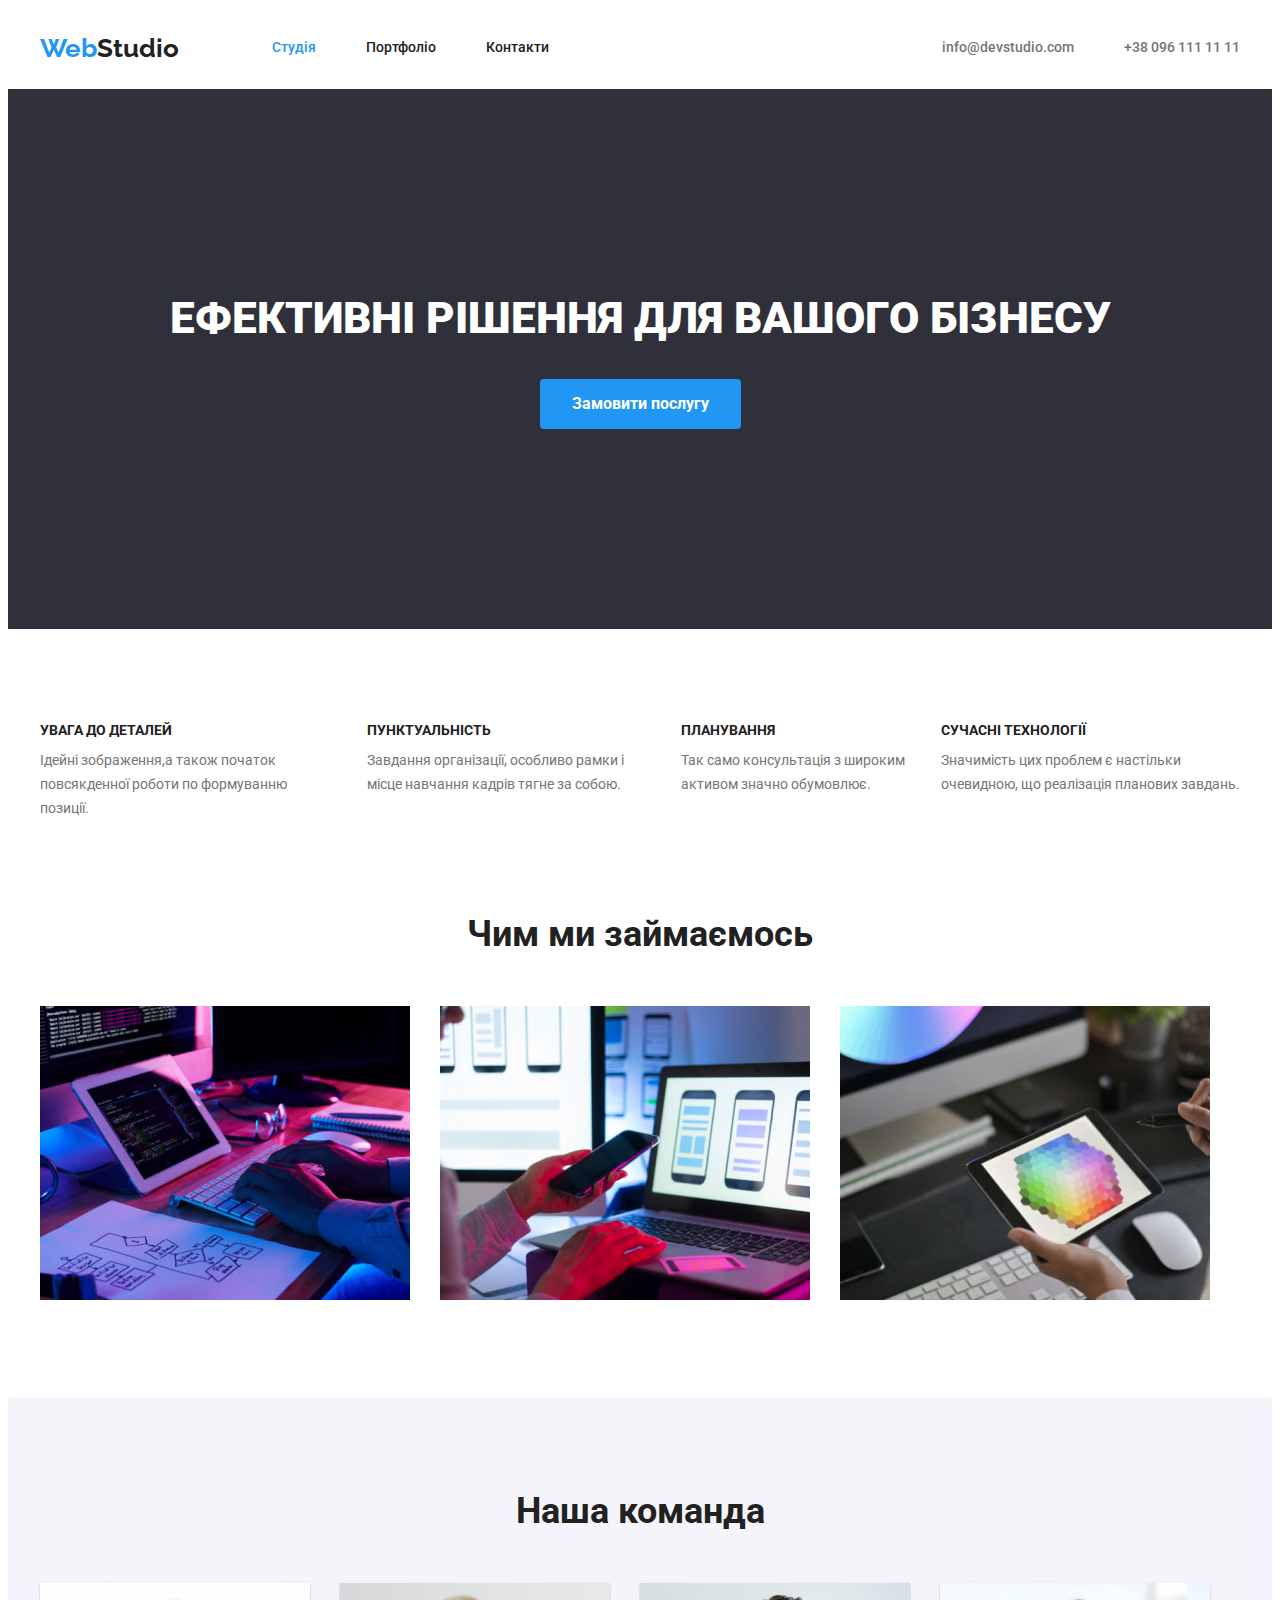
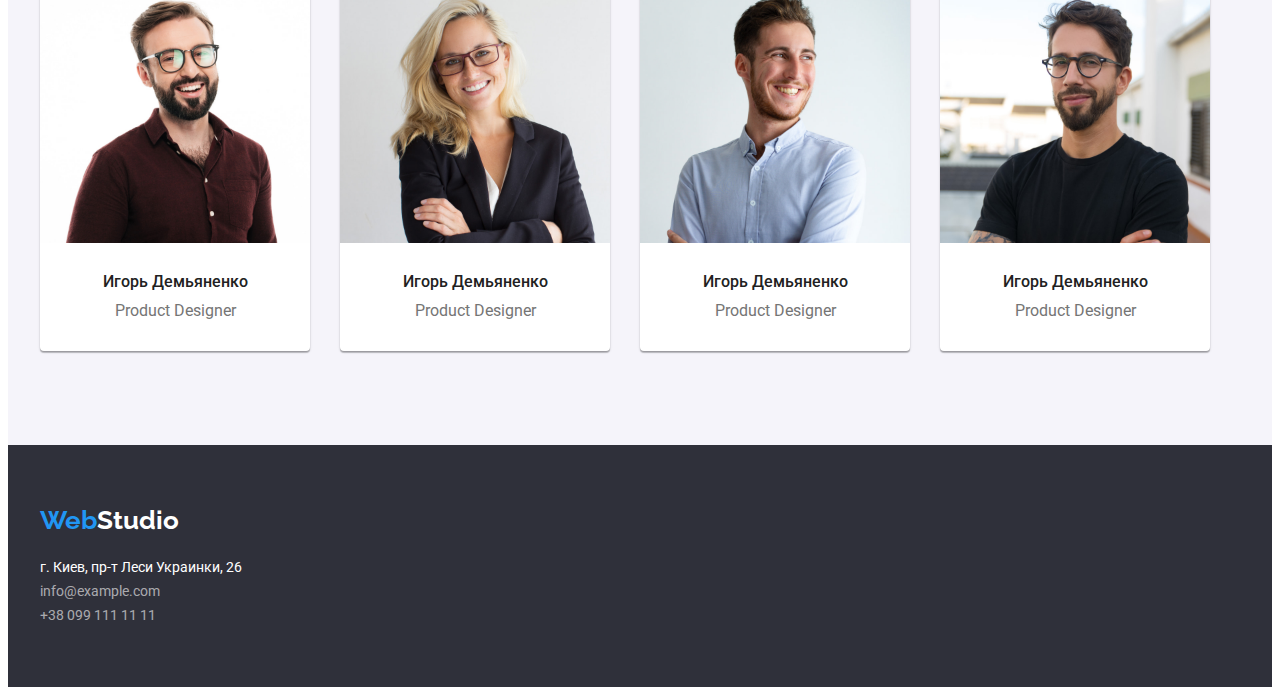
<file: index.html>
<!DOCTYPE html>
<html lang="uk">
  <head>
    <meta charset="UTF-8" />
    <meta http-equiv="X-UA-Compatible" content="IE=edge" />
    <meta name="viewport" content="width=device-width, initial-scale=1.0" />
    <title>Головна сторінка студії</title>
    <link rel="stylesheet" href="https://cdnjs.cloudflare.com/ajax/libs/modern-normalize/1.1.0/modern-normalize.min.css" integrity="sha512-wpPYUAdjBVSE4KJnH1VR1HeZfpl1ub8YT/NKx4PuQ5NmX2tKuGu6U/JRp5y+Y8XG2tV+wKQpNHVUX03MfMFn9Q==" crossorigin="anonymous" referrerpolicy="no-referrer" />
    <link rel="preconnect" href="https://fonts.googleapis.com">
    <link rel="preconnect" href="https://fonts.gstatic.com" crossorigin>
    <link href="https://fonts.googleapis.com/css2?family=Raleway:wght@700&family=Roboto:wght@400;500;700;900&display=swap" rel="stylesheet">
    <link rel="stylesheet" href="./css/styles.css">
  </head>
  <body>
    <header class="page-header">
      <div class="container ">
        <div class="main-nav">
          <a href="" class="logo-header" lang="en"> Web<span class="accent-logo">Studio</span> </a>
          <nav>
            <ul class="site-nav">
              <li class="item"><a class="site-nav-link carent" href="">Студія</a></li>
              <li class="item"><a class="site-nav-link" href="./portfolio.html">Портфоліо</a></li>
              <li class="item"><a class="site-nav-link" href="">Контакти</a></li>
            </ul>
          </nav>
          <ul class="contacts">
            <li class="item"><a class="link" href="mailto:info@devstudio.com">info@devstudio.com</a></li>
            <li class="item"><a class="link" href="tel:+380961111111">+38 096 111 11 11</a></li>
          </ul>
        </div>
      </div>
    </header>

    <main>
      <section class="hero">
        <div class="container">
          <h1 class="hero-title">ЕФЕКТИВНІ РІШЕННЯ ДЛЯ ВАШОГО БІЗНЕСУ</h1>
          <button class="button-hero"  type="button"> <span class="button-accent">замовити</span>  послугу</button> 
        </div>
      </section>

      <section class="section-benefits">
       <div class="container">
         <h2 hidden class="title">Переваги нашої компанії</h2>
          <ul class="benefits">
            <li class="benefits-title">
             <h3 class="subtitle">Увага до деталей</h3>
             <p class="text" >Ідейні зображення,а також початок повсякденної роботи по формуванню позиції.</p>
            </li>
            <li class="benefits-title">
            <h3 class="subtitle">Пунктуальність</h3>
            <p class="text" >Завдання організації, особливо рамки і місце навчання кадрів тягне за собою.</p>
           </li>
           <li class="benefits-title">
            <h3 class="subtitle">Планування</h3>
            <p class="text" >Так само консультація з широким активом значно обумовлює.</p>
           </li>
           <li class="benefits-title">
            <h3 class="subtitle">Сучасні технології</h3>
            <p class="text" >Значимість цих проблем є настільки очевидною, що реалізація планових завдань.</p>
           </li>
          </ul>
       </div>
      </section>

      <section class="section">
        <div class="container">
          <h2 class="title">Чим ми займаємось</h2>
          <ul class="img">
             <li class="title-photo">
             <img
              src="./images/img01.jpg"
              alt="Планшет, екран ПК і руки на клавіатурі"
              width="370" height="294"
              
             />
             </li>
             <li class="title-photo"><img src="./images/img02.jpg" alt="Ноутбук і смартфон в руці" width="370" height="294" /></li>
             <li class="title-photo"><img src="./images/img03.jpg" alt="Планшет в руці" width="370" height="294" /></li>
          </ul>
        </div>
      </section>

      <section class="team">
        <div class="container">
          <h2 class="title">Наша команда</h2>
         <ul class="our-team">
           <li class="team-item">
             <div class="subject-content">
               <img class="photo" src="./images/img.jpg" alt="Член нашої команди" width="270" height="260" />
               <div class="team-subject">
                 <h3  class="subject">Игорь Демьяненко</h3>
                 <p class="content" lang="en" >Product Designer</p>
               </div>
             </div>
           </li>
           <li class="team-item">
             <div class="subject-content">
               <img class="photo" src="./images/img1.jpg" alt="Член нашої команди" width="270" height="260" />
               <div class="team-subject">
                 <h3  class="subject">Игорь Демьяненко</h3>
                 <p class="content" lang="en" >Product Designer</p>
               </div>
             </div>
           </li>
           <li class="team-item">
             <div class="subject-content">
               <img class="photo" src="./images/img2.jpg" alt="Член нашої команди" width="270" height="260" />
               <div class="team-subject">
                 <h3  class="subject">Игорь Демьяненко</h3>
                 <p class="content" lang="en" >Product Designer</p>
               </div>
             </div>
           </li>
           <li class="team-item"> 
             <div class="subject-content">
               <img class="photo" src="./images/img3.jpg" alt="Член нашої команди" width="270" height="260" />
               <div class="team-subject">
                 <h3  class="subject">Игорь Демьяненко</h3>
                 <p class="content" lang="en" >Product Designer</p>
               </div>
             </div>
           </li>
         </ul>
        </div>
      </section>
    </main>

    <footer class="footer">
      <div class="container">
        <a href=""  class="footer-logo" lang="en"> Web<span class="logo-footer">Studio</span> </a>
       <address>
        <ul class="footer-container">
          <li class="footer-link"><a class="link-accent"  href="https://www.google.com.ua/maps/@50.4851493,30.4721233,14z?hl=ru">г. Киев, пр-т Леси Украинки, 26</a> </li>
          <li class="footer-link"><a class="link-footer mail" href="mailto:info@example.com">info@example.com</a></li>
          <li class="footer-link"><a class="link-footer" href="tel:+380991111111">+38 099 111 11 11</a></li>
         </ul>
       </address>
      </div>
    </footer>
  </body>
</html>
</file>
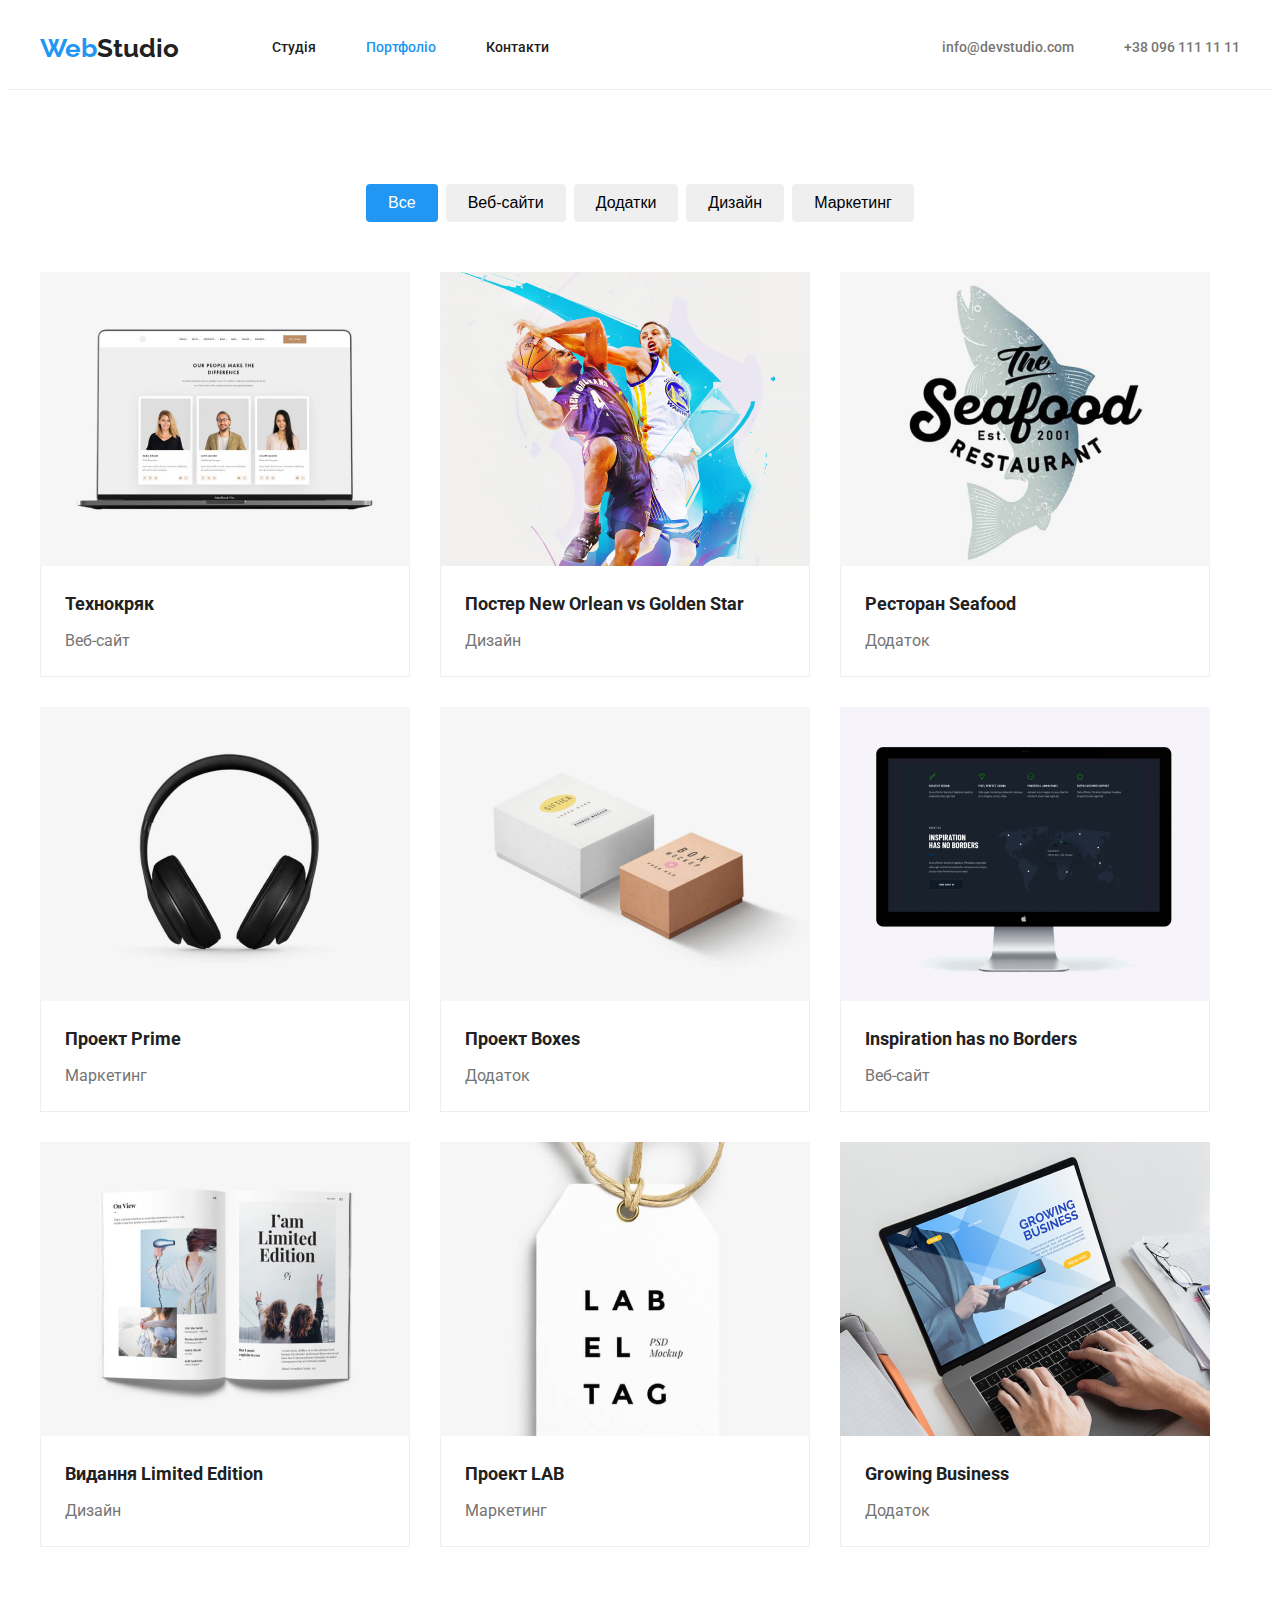
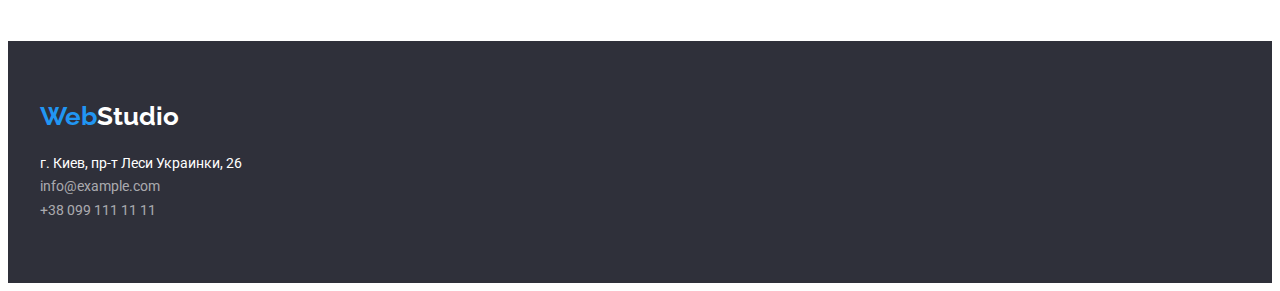
<file: portfolio.html>
<!DOCTYPE html>
<html lang="uk">
  <head>
    <meta charset="UTF-8" />
    <meta http-equiv="X-UA-Compatible" content="IE=edge" />
    <meta name="viewport" content="width=device-width, initial-scale=1.0" />
    <title>Портфоліо</title>
    <link rel="stylesheet" href="https://cdnjs.cloudflare.com/ajax/libs/modern-normalize/1.1.0/modern-normalize.min.css" integrity="sha512-wpPYUAdjBVSE4KJnH1VR1HeZfpl1ub8YT/NKx4PuQ5NmX2tKuGu6U/JRp5y+Y8XG2tV+wKQpNHVUX03MfMFn9Q==" crossorigin="anonymous" referrerpolicy="no-referrer" />
    <link rel="preconnect" href="https://fonts.googleapis.com">
    <link rel="preconnect" href="https://fonts.gstatic.com" crossorigin>
    <link href="https://fonts.googleapis.com/css2?family=Raleway:wght@700&family=Roboto:wght@400;500;700;900&display=swap" rel="stylesheet">
    <link rel="stylesheet" href="./css/styles.css">
  </head>
  <body>
    <header class="header">
      <div class="container">
        <div class="main-nav">
          <a href="" class="logo-header" lang="en"> Web<span class="accent-logo">Studio</span> </a>
         <nav>
          <ul class="site-nav">
            <li class="item"><a class="site-nav-link" href="./index.html">Студія</a></li>
            <li class="item"><a  class="site-nav-link carent" href="./portfolio.html"  >Портфоліо</a></li>
            <li class="item"><a class="site-nav-link" href="">Контакти</a></li>
          </ul>
         </nav>
         <ul class="contacts">
          <li class="item"><a class="link" href="mailto:info@devstudio.com">info@devstudio.com</a></li>
          <li class="item"><a class="link" href="tel:+380961111111">+38 096 111 11 11</a></li>
         </ul>
        </div>
      </div>
    </header>
    <main>
      <section class="portfolio">
        <div class="container">
          <h1 hidden class="heading">Портфоліо</h1>
         <nav class="secondary-button">
           <ul class="btn">
            <li class="btn-secondary"><button class="section-button carent-heading" type="button">Все</button></li>
            <li class="btn-secondary"><button class="section-button" type="button">Веб-сайти</button></li>
            <li class="btn-secondary"><button class="section-button" type="button">Додатки</button></li>
            <li class="btn-secondary"><button class="section-button" type="button">Дизайн</button></li>
            <li class="btn-secondary"><button class="section-button" type="button">Маркетинг</button></li>
           </ul>
         </nav>

        
         <ul class="portfolio-item">
           <li class="item">
            <div class="section-portfolio">
              <a class="heading-link" href="">
                <img class="photo-portfolio" 
                  src="./images/images.portfolio/img.jpg"
                  alt="Ноутбук з фотографіями на екрані"
                  width="370" height="294"
                />
                <div  class="title-text">
                  <h2 class="headline">Технокряк</h2>
                 <p class="section-content">Веб-сайт</p>
                </div>
              </a>
            </div>
           </li>
           <li class="item">
            <div class="section-portfolio">
              <a class="heading-link" href="">
                <img class="photo-portfolio"
                  src="./images/images.portfolio/img1.jpg"
                  alt="Два баскетболіста з м'ячем"
                  width="370" height="294"
                />
                <div class="title-text">
                  <h2 class="headline" >Постер New Orlean vs Golden Star</h2>
                 <p class="section-content" >Дизайн</p>
                </div>
              </a>
            </div>
           </li>
           <li class="item">
            <div class="section-portfolio">
              <a class="heading-link" href="">
                <img class="photo-portfolio"
                  src="./images/images.portfolio/img2.jpg"
                  alt="Логотип ресторану, намальована риба"
                  width="370" height="294"
                />
                <div class="title-text">
                  <h2 class="headline" >Ресторан Seafood</h2>
                 <p class="section-content" >Додаток</p>
                </div>
              </a>
            </div>
           </li>
           <li class="item">
             <div class="section-portfolio"><a class="heading-link" href="">
               <img class="photo-portfolio" src="./images/images.portfolio/img3.jpg" alt="Навушники" width="370" height="294" />
               <div class="title-text">
                 <h2 class="headline" >Проект Prime</h2>
                 <p class="section-content" >Маркетинг</p>
               </div>
               </a>
             </div>
           </li>
           <li class="item">
            <div class="section-portfolio">
              <a class="heading-link" href="">
                <img class="photo-portfolio"
                  src="./images/images.portfolio/img4.jpg"
                  alt="Дві коробочки, одна біла а одна бежева"
                  width="370" height="294"
                />
                <div class="title-text">
                  <h2 class="headline" >Проект Boxes</h2>
                 <p class="section-content" >Додаток</p>
                </div>
              </a>
            </div>
           </li>
           <li class="item">
            <div class="section-portfolio">
              <a  class="heading-link" href="">
                <img class="photo-portfolio"
                  src="./images/images.portfolio/img5.jpg"
                  alt="Монітор від комп'ютера"
                  width="370" height="294"
                />
                <div class="title-text">
                  <h2 class="headline" >Inspiration has no Borders</h2>
                 <p class="section-content" >Веб-сайт</p>
                </div>
              </a>
            </div>
           </li>
           <li class="item">
            <div class="section-portfolio">
              <a class="heading-link" href="">
                <img class="photo-portfolio" src="./images/images.portfolio/img6.jpg" alt="Книга" width="370" height="294" />
                <div class="title-text">
                  <h2 class="headline" >Видання Limited Edition</h2>
                 <p class="section-content" >Дизайн</p>
                </div>
              </a>
            </div>
           </li>
           <li class="item">
            <div class="section-portfolio">
              <a class="heading-link" href="">
                <img class="photo-portfolio" src="./images/images.portfolio/img7.jpg" alt="Бірка" width="370" height="294" />
                <div class="title-text">
                  <h2 class="headline" >Проект LAB</h2>
                 <p class="section-content" >Маркетинг</p>
                </div>
              </a>
            </div>
           </li>
           <li class="item">
            <div class="section-portfolio">
              <a class="heading-link" href="">
                <img class="photo-portfolio"
                  src="./images/images.portfolio/img8.jpg"
                  alt="Руки на клавіатурі ноутбуку"
                  width="370" height="294"
                />
                <div class="title-text">
                  <h2 class="headline" >Growing Business</h2>
                  <p class="section-content" >Додаток</p>
                </div>
              </a>
            </div>
           </li>
         </ul>
        </div>
      </section>
    </main>
    <footer class="footer">
      <div class="container">
        <a href=""  class="footer-logo" lang="en"> Web<span class="logo-footer">Studio</span> </a>
       <address>
         <ul class="footer-container">
           <li class="item-footer">
            <a class="link-accent" href="https://www.google.com.ua/maps/@50.4851493,30.4721233,14z?hl=ru"
              >г. Киев, пр-т Леси Украинки, 26</a
            >
           </li>
           <li class="item-footer"><a class="link-footer mail" href="mailto:info@example.com">info@example.com</a></li>
           <li class="item-footer"><a class="link-footer" href="tel:+380991111111">+38 099 111 11 11</a></li>
         </ul>
       </address>
      </div>
    </footer>
  </body>
</html>
</file>
<file: css/styles.css>
:root {
  --maim-text-color: rgba(33, 33, 33, 1);
  --secondary-text-color: rgba(117, 117, 117, 1);
  --bg-color: rgba(255, 255, 255, 1);
  --bg-buttons-color-hover: rgba(33, 150, 243, 1);
  --footer-bg-color: rgba(47, 48, 58, 1);
  --color-section: rgba(245, 244, 250, 1);
}


body {
  background-color: white;
  color: var(--maim-text-color);
  font-family: roboto, sans-serif;
  font-size: 14px;
  
}
 
h1,h2,h3,h4,h5,h6,p {
  margin-top: 0px;
  margin-bottom: 0px;
}



 
.container {
  /* outline: 1px solid red; */
  width: 1200px;

  padding-left: 15px;
  padding-right: 15px;

  margin-left: auto;
  margin-right: auto;

}

.header {
  border-bottom: 1px solid rgba(236, 236, 236, 1);
}

ul {
  list-style: none;
  
}
/* логотип */


.main-nav {
  display: flex;
  align-items: center;

  
}

.logo-header {
  font-family: Raleway, sans-serif;
  font-size: 26px;
  text-decoration: none;
  color: var(--bg-buttons-color-hover);
  line-height: 1.19;
  font-weight: 700;
  

  margin-right: 93px;
  padding-top: 25px;
  padding-bottom: 25px;
  

}


.accent-logo {
  color: var(--maim-text-color);
  line-height: 1.19;
  font-weight: 700;

}


/* навігація по сайту */

.site-nav {
 display: flex;
  color: var(--maim-text-color);
  margin-top: 0;
  margin-bottom: 0;
  padding-left: 0;
}



.site-nav .item:not(:last-child) {
  margin-right: 50px;

}
.contacts .item:last-child {
  margin-left: 48px;
}

.site-nav-link {
  display: block;
  padding-top: 32px;
  padding-bottom: 32px;

  text-decoration: none;
  color: var(--maim-text-color);
  line-height: 1.14;
  font-weight: 500;
}

.site-nav-link:hover,
.site-nav-link:focus {
  color:var(--bg-buttons-color-hover);
  
  
}


.carent {
  text-decoration: none;
}

.carent-heading {
  background-color: var(--bg-buttons-color-hover);
  color: var(--bg-color);
}
  
.contacts {
  display: flex;
  font-weight: 500;

  margin-left: auto;
  margin-top: 0px;
  margin-bottom: 0px;
  padding-left: 0px;
}

.contacts .item + .item {
  margin-left: 50px;
}

.link {
  display: block;
  padding-top: 32px;
  padding-bottom: 32px;

  color: var(--secondary-text-color);
  text-decoration: none;
  line-height: 1.14;
  font-weight: 500;


}

.link:hover, 
.link:focus {
  color: var(--bg-buttons-color-hover);
}

/* секція герой */

.hero {
  
  background-color: var(--footer-bg-color);
  color:var(--bg-color);
  text-align: center;

  padding-top: 200px;
  padding-bottom: 200px;
  
}

.hero-title {
  font-size: 44px;
  font-weight: 900;
  line-height: 1.36;

  margin-bottom: 30px;
}


/* кнопки */

.button-hero {
  line-height: 1.87;
  cursor: pointer;
  font-size: 16px;
  font-weight: 700;
  color: var(--bg-color);
  background-color: var(--bg-buttons-color-hover);
  font-family: inherit;
  border-radius: 4px;
  border: none;
  padding: 10px 32px;

}

.button-accent {
  text-transform: capitalize;
  
}

.button-hero:hover,
.button-hero:focus{
  background-color: rgba(24, 140, 232, 1);
  color: var(--bg-color);
  font-weight: 700;
  
}
 



.carent {

  color: var(--bg-buttons-color-hover)
}





/* секція два */


.section-benefits {
  padding-top: 94px;
  padding-bottom: 94px;
}


.benefits {
  display: flex;

  margin-top: 0px;
  margin-bottom: 0px;
  padding-left: 0px;
}

.benefits-title:not(:last-child) {
  margin-right: 30px;
}



.subtitle {
  line-height: 1.14;
  font-weight: 700;
  text-transform: uppercase;
  font-size: 14px; 
  padding-bottom: 10px;
}

.text {
  color: var(--secondary-text-color);
  line-height: 1.71;
  font-weight: 400;
}

/* чим ми займаємось */ 

.section {
  
  padding-bottom: 94px;

}

.img {
  display: flex;
  margin-top: 0px;
  margin-bottom: 0px;
  padding-left: 0px;
  
}

.title-photo:not(:last-child) {
  padding-right: 30px;
}

.title{
  font-size: 36px;
  line-height: 1.16;
  font-weight: 700;

 margin-bottom: 50px;
 text-align: center;

}

/* наша команда */



.team {
 background-color: var(--color-section);
 padding-bottom: 94px;
 padding-top: 94px;
}

.our-team {
  display: flex;
  margin-top: 0px;
  margin-bottom: 0px;
  padding-left: 0px;
}



.team-item:not(:last-child) {
  padding-right: 30px;
}



.subject-content {
  background-color: var(--bg-color);
  border-radius: 0px 0px 4px 4px;
  box-shadow: 0px 1px 3px rgba(0, 0, 0, 0.12), 0px 1px 1px rgba(0, 0, 0, 0.14), 0px 2px 1px rgba(0, 0, 0, 0.2);
}


.photo {
  display: block;
  max-width: 100%;
  height: auto;

}

.team-subject {
  padding-top: 30px;
  padding-bottom: 30px;

 
 
}

.subject {
  font-size: 16px;
  line-height: 1.18;
  font-weight: 500;
  text-align: center;
  
  margin-bottom: 10px;
}

.content {
  font-size: 16px;
  color: var(--secondary-text-color);
  line-height: 1.18;
  font-weight: 400;
  text-align: center;
  
}

/* портфоліо */

/* кнопки портфоліо */

.section-button:hover,
.section-button:focus {
  background-color: var(--bg-buttons-color-hover);
  color: var(--bg-color);
  cursor: pointer;
  font-weight: 500;
}

.portfolio .btn {
  display: flex;
  align-items: center;
  justify-content: center;
}
  
.portfolio .btn-secondary {
  margin-right: 8px;
}
  
.portfolio .btn-secondary:last-child {
  margin-right: 0px;
}
  
.secondary-button {
  font-weight: 500;
}
  

  
  
.btn {
  margin-top: 0px;
  margin-bottom: 50px;
  padding-left: 0px;
}


.portfolio {
  padding-top: 94px;
  padding-bottom: 94px;
}


.section-button {
  line-height: 1.62;
  font-size: 16px;
  font-weight: 500;
  
  padding: 6px 22px;
  border-radius: 4px;
  border: none;
}

.title-text {
  padding: 20px 24px;
  border: 1px solid rgba(238, 238, 238, 1);
  border-top: 0px;
}

.portfolio-item {
  display: flex;
  flex-wrap: wrap;
  margin-top: 0px;
 margin-bottom: -30px;
 
 padding-left: 0px;
}

.portfolio-item .item {
  margin-right: 30px;
  margin-bottom: 30px;
  
}

.portfolio-item .item:nth-child(3n) {
  margin-right: 0;
}


.photo-portfolio {
  display: block;
  max-width: 100%;
  height: auto;
}





.heading-link {
  text-decoration: none;
}

.headline {
  font-size: 18px;
  color: var(--maim-text-color);
  line-height: 2;
  font-weight: 700;
  margin-bottom: 4px;
  

}

.section-content {
  font-size: 16px;
  color: var(--secondary-text-color);
  line-height: 1.87;
 font-weight: 400;
 
}


.link-accent {
  color: var(--bg-color);
  font-family: roboto, sans-serif;
  text-decoration: none;
  line-height: 1.71;
  font-weight: 400;
  font-size: 14px;
  font-style: normal;
 padding-bottom: 9px;
}

.link-accent:hover,
.link-accent:focus {
  color: var(--bg-buttons-color-hover)

}


/* підвал */
.footer {
  background-color: var(--footer-bg-color);
  padding-top: 60px;
  padding-bottom: 60px;
}

.logo-footer {
  color: var(--bg-color);
  
}

.footer-logo {
  display: inline-block;
  font-family: Raleway, sans-serif;
  font-size: 26px;
  text-decoration: none;
  color: var(--bg-buttons-color-hover);
  line-height: 1.19;
  font-weight: 700;
  
  padding-bottom: 20px;
}


.footer-container {
  margin-top: 0px;
  margin-bottom: 0px;
  padding-left: 0px;
  
}

.footer-container .mail {
  padding-bottom: 9px;
}

.link-footer {
  color: rgba(255, 255, 255, 0.6);
  text-decoration: none;
  line-height: 1.71;
  font-weight: 400;
  font-size: 14px;
  font-style: normal;
  
}



.link-footer:hover,
.link-footer:focus {
  color: var(--bg-buttons-color-hover);
}
</file>
